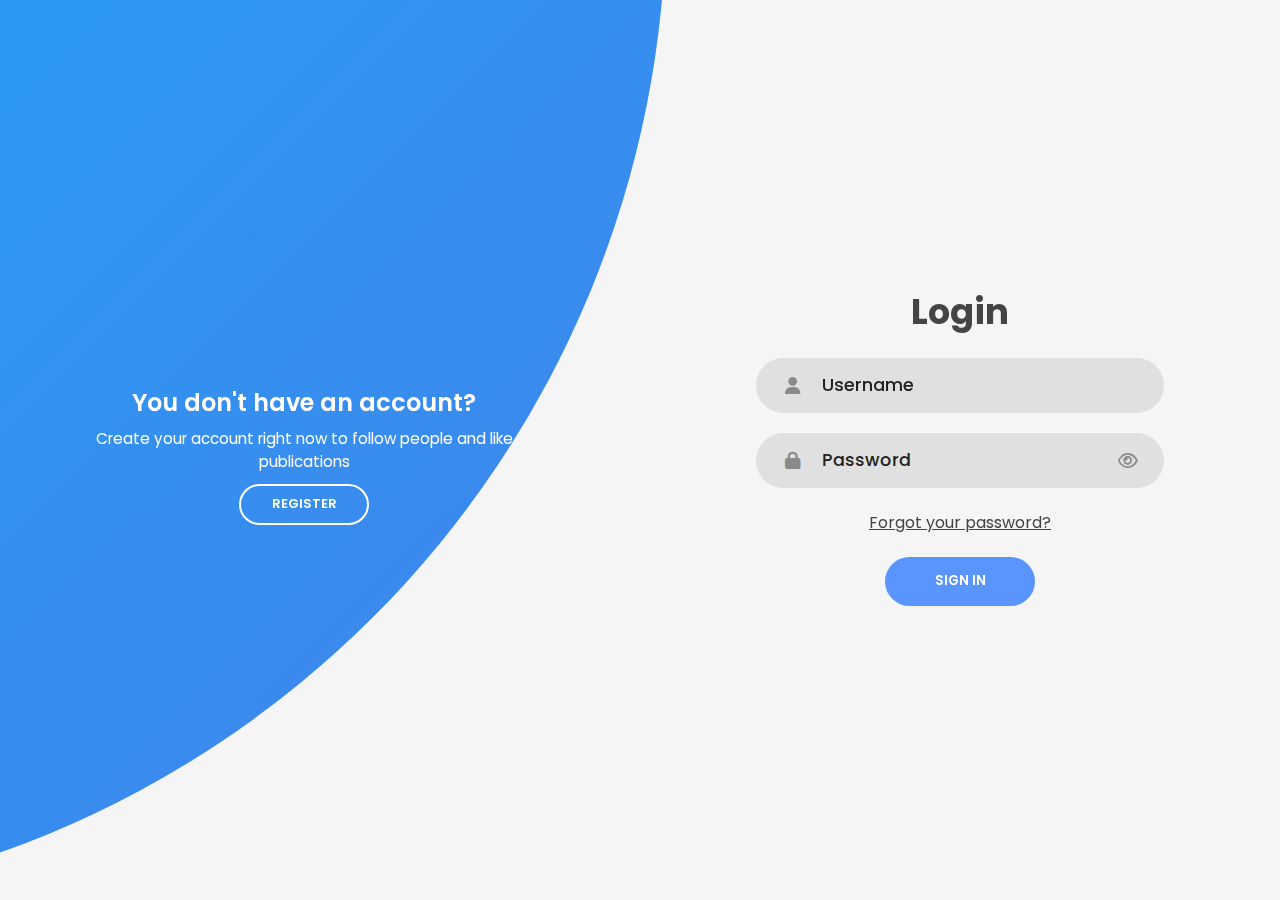
<file: signup/index.html>
<!DOCTYPE html>
<html lang="en">
  <head>
    <meta charset="UTF-8" />
    <meta name="viewport" content="width=device-width, initial-scale=1.0" />
    <title>Login or Register</title>
    <!-- CUSTOM CSS -->
    <link rel="stylesheet" href="style.css" />
    <!-- FONT AWESOME -->
    <link
      rel="stylesheet"
      href="https://cdnjs.cloudflare.com/ajax/libs/font-awesome/6.0.0-beta3/css/all.min.css"
    />
    <!-- GOOGLE FONTS -->
    <link rel="preconnect" href="https://fonts.googleapis.com" />
    <link rel="preconnect" href="https://fonts.gstatic.com" crossorigin />
    <link
      href="https://fonts.googleapis.com/css2?family=Poppins:wght@200;300;400;500;600;700;800&display=swap"
      rel="stylesheet"
    />
  </head>
  <meta http-equiv="X-UA-Compatible" content="IE=edge" />
  <!-- <title>Document</title> -->
  <body>
    <div class="container">
      <div class="forms-container">
        <div class="signin-signup">
          <form action="" class="sign-in-form">
            <h2 class="title">Login</h2>
            <div class="input-field">
              <i class="fas fa-user"></i>
              <input
                type="text"
                name="username"
                autocomplete="username"
                placeholder="Username"
                required="yes"
                id="user-name"
              />
            </div>
            <div class="input-field">
              <i class="fas fa-lock"></i>
              <input
                type="password"
                name="passkey"
                autocomplete="current-password"
                placeholder="Password"
                id="id_password"
                required="yes"
              />
              <i
                class="far fa-eye"
                id="togglePassword"
                style="cursor: pointer"
              ></i>
            </div>
            <a class="pass" href="#">Forgot your password?</a>

            <input type="submit" value="Sign in" class="btn solid" />

            <!-- <button type="submit" value="Sign in" class="btn solid">
              <a href="./pop.html">Submit</a>
            </button> -->
            <!-- <input type="submit" value="Sign in" class="btn solid"
              /> -->
          </form>
          <form action="" class="sign-up-form">
            <h2 class="title">Register</h2>
            <div class="input-field">
              <i class="fas fa-user"></i>
              <input
                type="text"
                name="userName"
                autocomplete="username"
                placeholder="Username"
                required="yes"
                id="user-name-s"
              />
            </div>
            <div class="input-field">
              <i class="fas fa-envelope"></i>
              <input
                type="email"
                name="mail"
                autocomplete="email"
                placeholder="Email"
                required="yes"
              />
            </div>
            <div class="input-field">
              <i class="fas fa-lock"></i>
              <input
                type="password"
                name="passkey"
                autocomplete="current-password"
                placeholder="Password"
                id="id_reg"
                required="yes"
              />
              <i class="far fa-eye" id="toggleReg" style="cursor: pointer"></i>
            </div>
            <a
              href="https://delinea.com/resources/password-generator-it-tool"
              class="pass"
              target="_blank"
              >Generate a strong password</a
            >
            <input type="submit" value="Create account" class="btn solid" />
          </form>
        </div>
      </div>
      <div class="panels-container">
        <div class="panel left-panel">
          <div class="content">
            <h3>You don't have an account?</h3>
            <p>
              Create your account right now to follow people and like
              publications
            </p>
            <button class="btn transparent" id="sign-up-btn">Register</button>
          </div>
        </div>

        <div class="panel right-panel">
          <div class="content">
            <h3>Already have an account?</h3>
            <p>Login to see your notifications and post your favorite photos</p>
            <button class="btn transparent" id="sign-in-btn">Sign in</button>
          </div>
        </div>
      </div>
    </div>

    <script src="script.js"></script>
  </body>
</html>
</file>
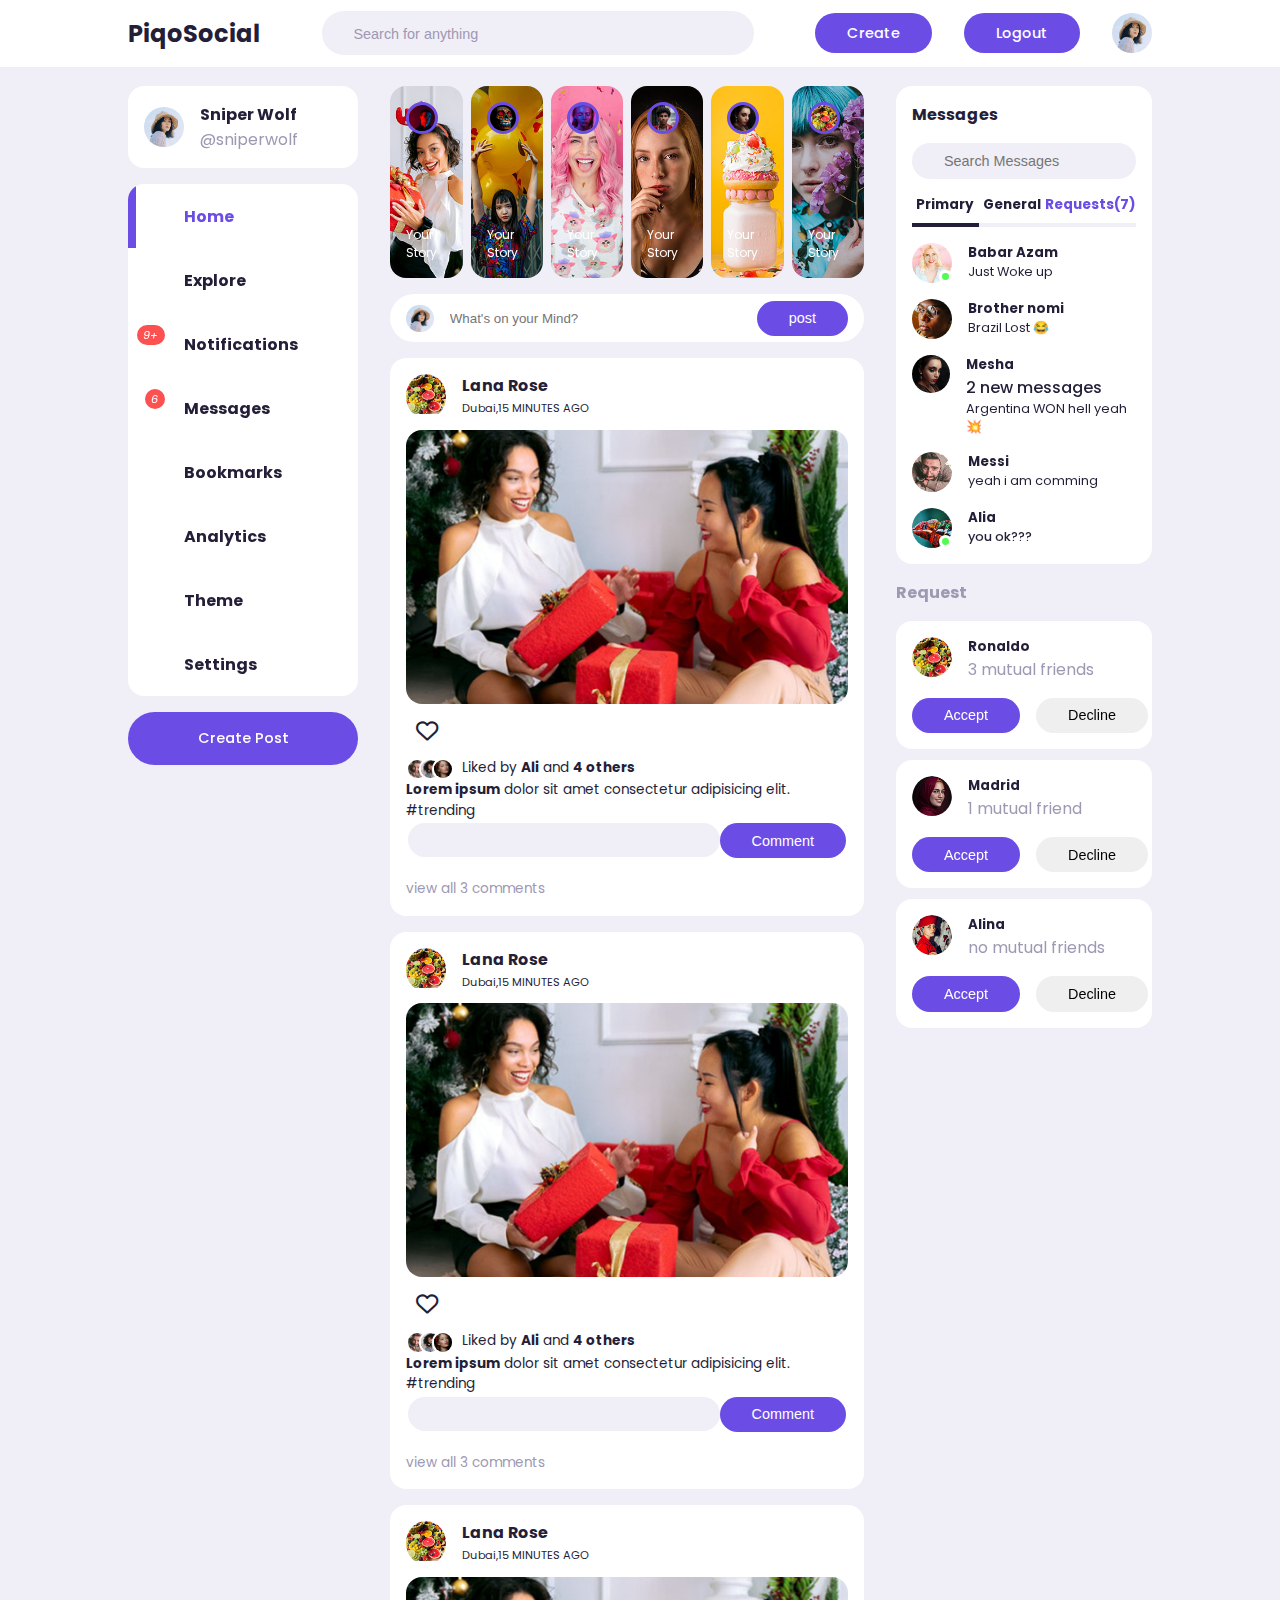
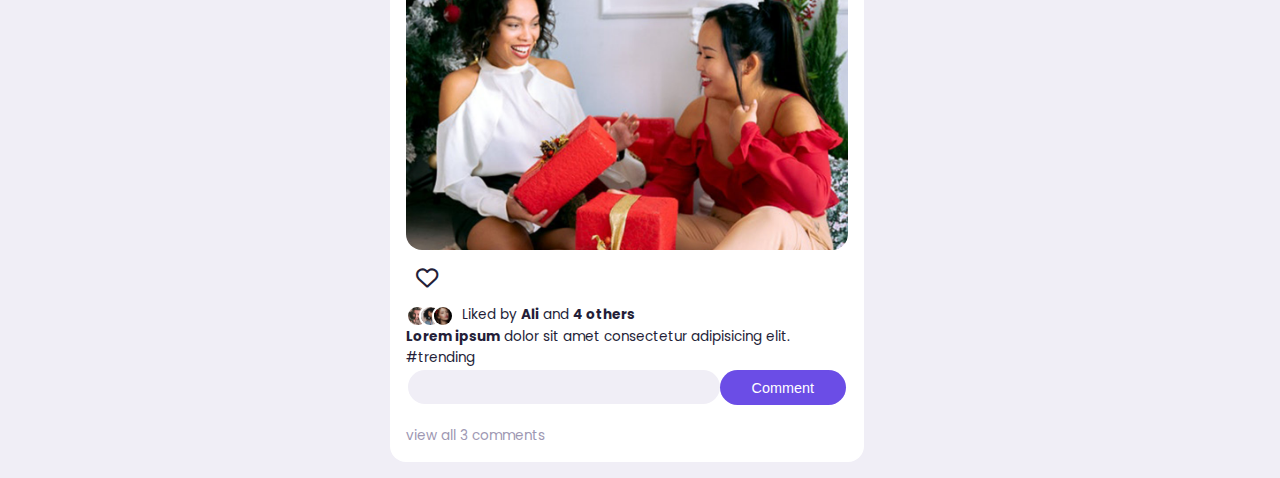
<file: index_main.html>
<!DOCTYPE html>
<html lang="en">
  <head>
    <meta charset="UTF-8" />
    <meta http-equiv="X-UA-Compatible" content="IE=edge" />
    <meta name="viewport" content="width=device-width, initial-scale=1.0" />
    <link
      rel="shortcut icon"
      href="./images/icons8-steam-circled-96.png"
      type="image/.png"
    />

    <title>PiqoSocial</title>
    <!-- CDN FOR ICONS -->
    <link
      rel="stylesheet"
      href="http://code.ionicframework.com/ionicons/2.0.1/css/ionicons.min.css"
    />
    <link
      rel="stylesheet"
      href="https://cdnjs.cloudflare.com/ajax/libs/font-awesome/6.2.1/css/all.min.css"
    />
    <link
      rel="stylesheet"
      href="https://unicons.iconscout.com/release/v2.1.6/css/unicons.css"
    />
    <!-- STYLESHEET LINK -->
    <link rel="stylesheet" href="./styles.css" />
  </head>
  <body>
    <nav>
      <div class="container">
        <h2 class="logo">PiqoSocial</h2>
        <div class="search-bar">
          <i class="uil uil-search search-api"></i>
          <input
            type="search"
            placeholder="Search for anything"
            id="feed-search"
          />
        </div>
        <div class="create">
          <label class="btn btn-primary" for="create-post">Create</label>
          <label class="btn btn-primary" id="Logout">Logout</label>

          <div class="profile-picture">
            <img src="./images/profile-1.jpg" alt="Profile Picture" />
          </div>
        </div>
      </div>
    </nav>
    <!-- /* ---------------------Main-Body-------------------------- */ -->
    <main>
      <div class="container">
        <!-- /* ========================Subsection-Left============================ */ -->

        <div class="left">
          <a class="profile">
            <div class="profile-picture">
              <img src="./images/profile-1.jpg" alt="Profile Picture" />
            </div>
            <div class="handle">
              <h4>Sniper Wolf</h4>
              <p class="text-muted">@sniperwolf</p>
            </div>
          </a>
          <!-- ----------Side-Bar----------------- -->
          <div class="sidebar">
            <a class="menu-item active">
              <span><i class="uil uil-home"></i></span>
              <h3>Home</h3>
            </a>
            <a class="menu-item"
              ><span><i class="uil uil-compass"></i></span>
              <h3>Explore</h3>
            </a>
            <a class="menu-item" id="notifications"
              ><span
                ><i class="uil uil-bell"
                  ><small class="notifications-count">9+</small></i
                ></span
              >
              <h3>Notifications</h3>
              <!-- ---------Notification POPUP--------------- -->
              <div class="notifications-popup">
                <div>
                  <div class="profile-picture">
                    <img src="./images/profile-2.jpg" alt="Profile Picture" />
                  </div>
                  <div class="notofication-body">
                    <b>Ali</b> accepted your friend request.
                    <small class="text-muted">2 DAYS AGO </small>
                  </div>
                </div>
                <div>
                  <div class="profile-picture">
                    <img src="./images/profile-3.jpg" alt="Profile Picture" />
                  </div>
                  <div class="notofication-body">
                    <b>Baber</b> Commented on your post.
                    <small class="text-muted">3 SECONDS AGO </small>
                  </div>
                </div>
                <div>
                  <div class="profile-picture">
                    <img src="./images/profile-4.jpg" alt="Profile Picture" />
                  </div>
                  <div class="notofication-body">
                    <b>Jane Foster</b> and <b>3 others</b> liked your post.
                    <small class="text-muted">3 MINUTES AGO </small>
                  </div>
                </div>
                <div>
                  <div class="profile-picture">
                    <img src="./images/profile-5.jpg" alt="Profile Picture" />
                  </div>
                  <div class="notofication-body">
                    <b>Emilia clark</b> Commented on a post you are tagged in.
                    <small class="text-muted">3 HOUR AGO </small>
                  </div>
                </div>
                <div>
                  <div class="profile-picture">
                    <img src="./images/profile-6.jpg" alt="Profile Picture" />
                  </div>
                  <div class="notofication-body">
                    <b>Ivanka Trump</b> Commented on a post you are tagged in.
                    <small class="text-muted">3 HOUR AGO </small>
                  </div>
                </div>
                <div>
                  <div class="profile-picture">
                    <img src="./images/profile-7.jpg" alt="Profile Picture" />
                  </div>
                  <div class="notofication-body">
                    <b>Baber</b> Commented on your post.
                    <small class="text-muted">3 SECONDS AGO </small>
                  </div>
                </div>
              </div>
            </a>
            <a class="menu-item" id="messages-notifications"
              ><span
                ><i class="uil uil-envelope-alt"
                  ><small class="notifications-count">6</small></i
                ></span
              >
              <h3>Messages</h3></a
            >
            <a class="menu-item">
              <span><i class="uil uil-bookmark"></i></span>
              <h3>Bookmarks</h3>
            </a>
            <a class="menu-item">
              <span><i class="uil uil-chart-line"></i></span>
              <h3>Analytics</h3>
            </a>
            <a class="menu-item" id="theme"
              ><span><i class="uil uil-palette"></i></span>
              <h3>Theme</h3>
            </a>
            <a class="menu-item"
              ><span><i class="uil uil-setting"></i></span>
              <h3>Settings</h3>
            </a>
          </div>
          <!-- End of SideBar -->
          <label for="create-post" class="btn btn-primary">Create Post</label>
        </div>
        <!-- END OF LEFT SIDE/* ========================Subsection-Middle============================ */ -->

        <div class="middle">
          <!-- Stories -->
          <div class="stories">
            <div class="story">
              <div class="profile-picture">
                <img src="./images/profile-8.jpg" alt="Profile Picture" />
              </div>
              <p class="name">Your Story</p>
            </div>
            <div class="story">
              <div class="profile-picture">
                <img src="./images/profile-9.jpg" alt="Profile Picture" />
              </div>
              <p class="name">Your Story</p>
            </div>
            <div class="story">
              <div class="profile-picture">
                <img src="./images/profile-10.jpg" alt="Profile Picture" />
              </div>
              <p class="name">Your Story</p>
            </div>
            <div class="story">
              <div class="profile-picture">
                <img src="./images/profile-11.jpg" alt="Profile Picture" />
              </div>
              <p class="name">Your Story</p>
            </div>
            <div class="story">
              <div class="profile-picture">
                <img src="./images/profile-12.jpg" alt="Profile Picture" />
              </div>
              <p class="name">Your Story</p>
            </div>
            <div class="story">
              <div class="profile-picture">
                <img src="./images/profile-13.jpg" alt="Profile Picture" />
              </div>
              <p class="name">Your Story</p>
            </div>
          </div>
          <!-- ------------------END OF STORY---------------- -->
          <form class="create-post">
            <div class="profile-picture">
              <img src="./images/profile-1.jpg" alt="Profile Picture" />
            </div>
            <input
              type="text"
              placeholder="What's on your Mind?"
              id="create-post"
            />
            <input
              type="submit"
              value="post"
              class="btn btn-primary post-create"
            />
          </form>
          <!-- -------------------------------Feeds------------------------ -->

          <div class="feeds">
            <!-- -------------------------------1st Feed------------------- -->

            <div class="feed">
              <div class="head">
                <div class="user">
                  <div class="profile-picture">
                    <img src="./images/profile-13.jpg" alt="Profile Picture" />
                  </div>
                  <div class="ingo">
                    <h3>Lana Rose</h3>
                    <small>Dubai,15 MINUTES AGO</small>
                  </div>
                </div>
                <span class="edit">
                  <i class="uil uil-ellipsis-h"></i>
                  <!-- <i class="uil uil-delete"></i> -->
                </span>
              </div>
              <div class="photo">
                <img src="./images/feed-1.jpg" alt="image" />
              </div>
              <div class="action-buttons">
                <div class="intraction-buttons">
                  <span class="like-btn">
                    <i class="fa-regular fa-heart active"></i
                    ><i class="fa-solid fa-heart"></i>
                  </span>
                  <span class="Comment-btn">
                    <i class="uil uil-comment-dots"></i>
                  </span>
                  <span>
                    <i class="uil uil-share-alt"></i>
                  </span>
                </div>
                <div class="bookmark">
                  <span>
                    <i class="uil uil-bookmark-full"></i>
                  </span>
                </div>
              </div>
              <div class="liked-by">
                <span><img src="./images/profile-15.jpg" alt="" /></span>
                <span><img src="./images/profile-3.jpg" alt="" /></span>
                <span><img src="./images/profile-6.jpg" alt="" /></span>
                <p>Liked by <b>Ali</b> and <b>4 others</b></p>
              </div>
              <div class="caption">
                <p>
                  <b> Lorem ipsum</b> dolor sit amet consectetur adipisicing
                  elit.
                  <span class="hash-tag">#trending</span>
                </p>
              </div>
              <table>
                <tr>
                  <td>
                    <form
                      onsubmit="event.preventDefault();onFormSubmit();"
                      autocomplete="off"
                    >
                      <div class="Comment-area">
                        <input type="text" name="fullName" class="fullName" />
                        <label
                          class="validation-error hide fullNameValidationError"
                        ></label>
                        <div class="form-action-buttons">
                          <input
                            type="submit"
                            value="Comment"
                            class="btn btn-primary"
                          />
                        </div>
                      </div>
                    </form>
                  </td>
                  <td>
                    <table class="list employeeList">
                      <thead>
                        <tr>
                          <th></th>

                          <th></th>
                        </tr>
                      </thead>
                      <tbody></tbody>
                    </table>
                  </td>
                </tr>
              </table>
              <div class="comments text-muted comment-count-text">
                view all 3 comments
              </div>
              <!-- ---------------------------1st Feed end------------------- -->
            </div>
            <!-- -------------------------------2nd Feed------------------- -->

            <div class="feed">
              <div class="head">
                <div class="user">
                  <div class="profile-picture">
                    <img src="./images/profile-13.jpg" alt="Profile Picture" />
                  </div>
                  <div class="ingo">
                    <h3>Lana Rose</h3>
                    <small>Dubai,15 MINUTES AGO</small>
                  </div>
                </div>
                <span class="edit">
                  <i class="uil uil-ellipsis-h"></i>
                </span>
              </div>
              <div class="photo">
                <img src="./images/feed-1.jpg" alt="image" />
              </div>
              <div class="action-buttons">
                <div class="intraction-buttons">
                  <span class="like-btn">
                    <i class="fa-regular fa-heart active"></i
                    ><i class="fa-solid fa-heart"></i>
                  </span>
                  <span class="Comment-btn">
                    <i class="uil uil-comment-dots"></i>
                  </span>
                  <span>
                    <i class="uil uil-share-alt"></i>
                  </span>
                </div>
                <div class="bookmark">
                  <span>
                    <i class="uil uil-bookmark-full"></i>
                  </span>
                </div>
              </div>
              <div class="liked-by">
                <span><img src="./images/profile-15.jpg" alt="" /></span>
                <span><img src="./images/profile-3.jpg" alt="" /></span>
                <span><img src="./images/profile-6.jpg" alt="" /></span>
                <p>Liked by <b>Ali</b> and <b>4 others</b></p>
              </div>
              <div class="caption">
                <p>
                  <b> Lorem ipsum</b> dolor sit amet consectetur adipisicing
                  elit.
                  <span class="hash-tag">#trending</span>
                </p>
              </div>
              <table>
                <tr>
                  <td>
                    <form
                      onsubmit="event.preventDefault();onFormSubmit();"
                      autocomplete="off"
                    >
                      <div class="Comment-area">
                        <input type="text" name="fullName" class="fullName" />
                        <label
                          class="validation-error hide fullNameValidationError"
                        ></label>
                        <div class="form-action-buttons">
                          <input
                            type="submit"
                            value="Comment"
                            class="btn btn-primary"
                          />
                        </div>
                      </div>
                    </form>
                  </td>
                  <td>
                    <table class="list employeeList">
                      <thead>
                        <tr>
                          <th></th>

                          <th></th>
                        </tr>
                      </thead>
                      <tbody></tbody>
                    </table>
                  </td>
                </tr>
              </table>
              <div class="comments text-muted comment-count-text">
                view all 3 comments
              </div>
              <!-- <div class="comments text-muted">view all 3 comments</div> -->
            </div>
            <!-- --------------------------2nd Feed End------------------- -->

            <!-- -------------------------------3rd Feed------------------- -->

            <div class="feed">
              <div class="head">
                <div class="user">
                  <div class="profile-picture">
                    <img src="./images/profile-13.jpg" alt="Profile Picture" />
                  </div>
                  <div class="ingo">
                    <h3>Lana Rose</h3>
                    <small>Dubai,15 MINUTES AGO</small>
                  </div>
                </div>
                <span class="edit">
                  <i class="uil uil-ellipsis-h"></i>
                </span>
              </div>
              <div class="photo">
                <img src="./images/feed-1.jpg" alt="image" />
              </div>
              <div class="action-buttons">
                <div class="intraction-buttons">
                  <span class="like-btn">
                    <i class="fa-regular fa-heart active"></i
                    ><i class="fa-solid fa-heart"></i>
                  </span>
                  <span class="Comment-btn">
                    <i class="uil uil-comment-dots"></i>
                  </span>
                  <span>
                    <i class="uil uil-share-alt"></i>
                  </span>
                </div>
                <div class="bookmark">
                  <span>
                    <i class="uil uil-bookmark-full"></i>
                  </span>
                </div>
              </div>
              <div class="liked-by">
                <span><img src="./images/profile-15.jpg" alt="" /></span>
                <span><img src="./images/profile-3.jpg" alt="" /></span>
                <span><img src="./images/profile-6.jpg" alt="" /></span>
                <p>Liked by <b>Ali</b> and <b>4 others</b></p>
              </div>
              <div class="caption">
                <p>
                  <b> Lorem ipsum</b> dolor sit amet consectetur adipisicing
                  elit.
                  <span class="hash-tag">#trending</span>
                </p>
              </div>
              <table>
                <tr>
                  <td>
                    <form
                      onsubmit="event.preventDefault();onFormSubmit();"
                      autocomplete="off"
                    >
                      <div class="Comment-area">
                        <input type="text" name="fullName" class="fullName" />
                        <label
                          class="validation-error hide fullNameValidationError"
                        ></label>
                        <div class="form-action-buttons">
                          <input
                            type="submit"
                            value="Comment"
                            class="btn btn-primary"
                          />
                        </div>
                      </div>
                    </form>
                  </td>
                  <td>
                    <table class="list employeeList">
                      <thead>
                        <tr>
                          <th></th>

                          <th></th>
                        </tr>
                      </thead>
                      <tbody></tbody>
                    </table>
                  </td>
                </tr>
              </table>
              <div class="comments text-muted comment-count-text">
                view all 3 comments
              </div>
            </div>
            <!-- --------------------------3rd Feed End------------------- -->
          </div>
          <!-- --------------------------Feeds End------------------- -->
        </div>
        <!-- /* =================Subsection-Middle End=================== */ -->

        <!-- /* ========================Subsection-Right============================ */ -->

        <div class="right">
          <div class="messages">
            <div class="headings">
              <h4>Messages</h4>
              <i class="uil uil-edit"></i>
            </div>
            <!-- --------------------------Search Bar------------------- -->
            <div class="search-bar">
              <i class="uil uil-search"></i>
              <input
                type="search"
                placeholder="Search Messages"
                id="message-search"
              />
            </div>
            <!-- --------------------------Message Catagory------------------- -->
            <div class="category">
              <h6 class="active">Primary</h6>
              <h6>General</h6>
              <h6 class="message-requests">Requests(7)</h6>
            </div>
            <!-- --------------------------Message------------------- -->
            <div class="message">
              <div class="profile-picture">
                <img src="./images/profile-17.jpg" />
                <div class="active"></div>
              </div>
              <div class="message-body">
                <h5>Babar Azam</h5>
                <p class="text-Muted">Just Woke up</p>
              </div>
            </div>
            <!-- --------------------------Message------------------- -->
            <div class="message">
              <div class="profile-picture">
                <img src="./images/profile-18.jpg" />
              </div>
              <div class="message-body">
                <h5>Brother nomi</h5>
                <p class="text-Muted">Brazil Lost 😂</p>
              </div>
            </div>
            <!-- --------------------------Message------------------- -->
            <div class="message">
              <div class="profile-picture">
                <img src="./images/profile-12.jpg" />
              </div>
              <div class="message-body">
                <h5>Mesha</h5>
                <div class="text-bold">2 new messages</div>

                <p class="text-Muted">Argentina WON hell yeah💥</p>
              </div>
            </div>
            <!-- --------------------------Message------------------- -->
            <div class="message">
              <div class="profile-picture">
                <img src="./images/profile-15.jpg" />
              </div>
              <div class="message-body">
                <h5>Messi</h5>
                <p class="text-Muted">yeah i am comming</p>
              </div>
            </div>
            <!-- --------------------------Message------------------- -->
            <div class="message">
              <div class="profile-picture">
                <img src="./images/profile-19.jpg" />
                <div class="active"></div>
              </div>
              <div class="message-body">
                <h5>Alia</h5>
                <p class="text-bold">you ok???</p>
              </div>
            </div>
          </div>
          <!-- ------------------END OF Message------------------- -->

          <!-- --------------------------Friend Requests------------------- -->
          <div class="friend-requests">
            <h4>Request</h4>
            <!-- --------------------------Request 1------------------- -->

            <div class="request">
              <div class="info">
                <div class="profile-picture">
                  <img src="./images/profile-13.jpg" />
                </div>
                <div>
                  <h5>Ronaldo</h5>
                  <p class="text-muted">3 mutual friends</p>
                </div>
              </div>
              <div class="action">
                <button class="btn btn-primary">Accept</button>
                <button class="btn">Decline</button>
              </div>
            </div>
            <!-- --------------------------Request 2------------------- -->

            <div class="request">
              <div class="info">
                <div class="profile-picture">
                  <img src="./images/profile-20.jpg" />
                </div>
                <div>
                  <h5>Madrid</h5>
                  <p class="text-muted">1 mutual friend</p>
                </div>
              </div>
              <div class="action">
                <button class="btn btn-primary">Accept</button>
                <button class="btn">Decline</button>
              </div>
            </div>
            <!-- --------------------------Request 3------------------- -->

            <div class="request">
              <div class="info">
                <div class="profile-picture">
                  <img src="./images/profile-16.jpg" />
                </div>
                <div>
                  <h5>Alina</h5>
                  <p class="text-muted">no mutual friends</p>
                </div>
              </div>
              <div class="action">
                <button class="btn btn-primary">Accept</button>
                <button class="btn">Decline</button>
              </div>
            </div>
          </div>
        </div>
        <!-- /* ==================Subsection-Right-END=================== */ -->
      </div>
    </main>
    <!-- /* ==================Theme Customization=================== */ -->
    <div class="customize-theme">
      <div class="card">
        <h2>Customize your view</h2>
        <p>Manage your Font size, color,and background.</p>
        <!-- Font SIZES -->
        <div class="font-size">
          <h4>Font Size</h4>
          <div>
            <h6>Aa</h6>
            <div class="choose-size">
              <span class="font-size-1"></span
              ><span class="font-size-2 active"></span
              ><span class="font-size-3"></span><span class="font-size-4"></span
              ><span class="font-size-5"></span>
            </div>
            <h3>Aa</h3>
          </div>
        </div>

        <!-- Primary COLORS -->
        <div class="color">
          <h4>Color</h4>
          <div class="choose-color">
            <span class="color-1 active"></span><span class="color-2"></span
            ><span class="color-3"></span><span class="color-4"></span
            ><span class="color-5"></span>
          </div>
        </div>

        <!-- BACKGROUND COLOR -->
        <div class="background">
          <h4>Background</h4>
          <div class="choose-bg">
            <div class="bg-1 active">
              <span></span>
              <h5 for="bg-1">Light</h5>
            </div>
            <div class="bg-2">
              <span></span>
              <h5 for="bg-2">Dim</h5>
            </div>
            <div class="bg-3">
              <span></span>
              <h5 for="bg-3">Lights Out</h5>
            </div>
          </div>
        </div>
      </div>
    </div>

    <!-- <h1>sdfghj</h1> -->

    <script src="./script.js"></script>
  </body>
</html>
</file>
<file: signup/style.css>
:root {
  --bg-color: #f5f5f5;
  --bg-round-a: #4481eb;
  --bg-round-b: #04befe;
  --panel-color: #fff;
  --title: #444;
  --bg-input: #e0e0e0;
  --input-icon: #8a8a8a;
  --input: #333;
  --input-hover: #222;
  --btn-color: #5995fd;
  --btn-text: #fff;
  --btn-hover: #4d84e2;
  --social-text: #444;
  --social-icon: #4481eb;
  --icon-color: #333;
  --check-text: #333;
  --check-hover: #333;
  --check-link: #4d84e2;
  --pass-color: #444;
  --key-color: #777;
  --pass-hover-color: #4d84e2;
  --keyboard-color: #e0e0e0;
  --key-letter: #333;
}

* {
  padding: 0;
  margin: 0;
  box-sizing: border-box;
  font-family: "Poppins", sans-serif;
}

.container {
  position: relative;
  width: 100%;
  min-height: 100vh;
  background-color: var(--bg-color);
  overflow: hidden;
}

.container:before {
  content: "";
  position: absolute;
  width: 2000px;
  height: 2000px;
  border-radius: 50%;
  background: linear-gradient(-45deg, var(--bg-round-a), var(--bg-round-b));
  top: -10%;
  right: 48%;
  transform: translateY(-50%);
  z-index: 6;
  transition: 1.8s ease-in-out;
}

.forms-container {
  position: absolute;
  width: 100%;
  height: 100%;
  top: 0;
  left: 0;
}

.signin-signup {
  position: absolute;
  top: 50%;
  left: 75%;
  transform: translate(-50%, -50%);
  width: 50%;
  display: grid;
  grid-template-columns: 1fr;
  z-index: 5;
  transition: 1s 0.7s ease-in-out;
}

form {
  display: flex;
  align-items: center;
  justify-content: center;
  flex-direction: column;
  padding: 0 5rem;
  overflow: hidden;
  grid-column: 1 / 2;
  grid-row: 1 / 2;
  transition: 0.2s 0.7s ease-in-out;
}

form.sign-in-form {
  z-index: 2;
}

form.sign-up-form {
  z-index: 1;
  opacity: 0;
}

/* MODAL */

.title {
  font-size: 2.2rem;
  color: var(--title);
  margin-bottom: 10px;
}

.input-field {
  width: 85%;
  height: 55px;
  background-color: var(--bg-input);
  margin: 10px 0;
  border-radius: 55px;
  display: grid;
  grid-template-columns: 15% 70% 15%;
  padding: 0 0.4rem;
}

.input-field i {
  text-align: center;
  line-height: 55px;
  color: var(--input-icon);
  font-size: 1.1rem;
}

.pass {
  margin: 12px 0;
  color: var(--pass-color);
}

.pass:hover {
  color: var(--pass-hover-color);
}

#togglePassword {
  text-align: center;
  color: var(--input-icon);
}

#toggleReg {
  text-align: center;
  color: var(--input-icon);
}

.input-field input {
  background: none;
  outline: none;
  border: none;
  line-height: 1;
  font-weight: 600;
  font-size: 1.1rem;
  color: var(--input);
}

.input-field input::placeholder {
  color: var(--input-hover);
  font-weight: 500;
}

.btn a {
  text-decoration: none;
}
.btn,
.btn a {
  width: 150px;
  height: 49px;
  border: none;
  outline: none;
  border-radius: 49px;
  cursor: pointer;
  background-color: var(--btn-color);
  color: var(--btn-text);
  text-transform: uppercase;
  font-weight: 600;
  margin: 10px 0;
  transition: 0.5s;
}

.btn:hover,
.btn a:hover {
  background-color: var(--btn-hover);
}

.panels-container {
  position: absolute;
  width: 100%;
  height: 100%;
  top: 0;
  left: 0;
  display: grid;
  grid-template-columns: repeat(2, 1fr);
}

.panel {
  display: flex;
  flex-direction: column;
  align-items: flex-end;
  justify-content: space-around;
  text-align: center;
  z-index: 7;
}

.left-panel {
  pointer-events: all;
  padding: 3rem 17% 2rem 12%;
}

.right-panel {
  pointer-events: none;
  padding: 3rem 12% 2rem 17%;
}

.panel .content {
  color: var(--panel-color);
  transition: 0.9s 0.6s ease-in-out;
}

.panel h3 {
  font-weight: 600;
  line-height: 1;
  font-size: 1.5rem;
}

.panel p {
  font-size: 0.95rem;
  padding: 0.7rem 0;
}

.btn.transparent {
  margin: 0;
  background: none;
  border: 2px solid #fff;
  width: 130px;
  height: 41px;
  font-weight: 600;
  font-size: 0.8rem;
}

.right-panel .content,
.right-panel .image {
  transform: translateX(800px);
}

/* ANIMATION */

.container.sign-up-mode:before {
  transform: translate(100%, -50%);
  right: 52%;
}

.container.sign-up-mode .left-panel .image,
.container.sign-up-mode .left-panel .content {
  transform: translateX(-800px);
}

.container.sign-up-mode .right-panel .content,
.container.sign-up-mode .right-panel .image {
  transform: translateX(0px);
}

.container.sign-up-mode .left-panel {
  pointer-events: none;
}

.container.sign-up-mode .right-panel {
  pointer-events: all;
}

.container.sign-up-mode .signin-signup {
  left: 25%;
}

.container.sign-up-mode form.sign-in-form {
  z-index: 1;
  opacity: 0;
}

.container.sign-up-mode form.sign-up-form {
  z-index: 2;
  opacity: 1;
}
/* MEDIA SCREEN */

@media (max-width: 870px) {
  .container {
    min-height: 800px;
    height: 100vh;
  }

  .container::before {
    width: 1500px;
    height: 1500px;
    left: 30%;
    bottom: 68%;
    transform: translateX(-50%);
    right: initial;
    top: initial;
    transition: 2s ease-in-out;
  }

  .signin-signup {
    width: 100%;
    left: 50%;
    top: 95%;
    transform: translate(-50%, -100%);
    transition: 1s 0.8s ease-in-out;
  }

  .panels-container {
    grid-template-columns: 1fr;
    grid-template-rows: 1fr 2fr 1fr;
  }

  .panel {
    flex-direction: row;
    justify-content: space-around;
    align-items: center;
    padding: 2.5rem 8%;
  }

  .panel .content {
    padding-right: 15%;
    transition: 0.9s 0.8s ease-in-out;
  }

  .panel h3 {
    font-size: 1.2rem;
  }

  .panel p {
    font-size: 0.7rem;
    padding: 0.5rem 0;
  }

  .btn.transparent {
    width: 110px;
    height: 35px;
    font-size: 0.7rem;
  }

  .left-panel {
    grid-row: 1 / 2;
  }

  .right-panel {
    grid-row: 3 / 4;
  }

  .right-panel .content,
  .right-panel .image {
    transform: translateY(300px);
  }

  .container.sign-up-mode:before {
    transform: translate(-50%, 100%);
    bottom: 32%;
    right: initial;
  }

  .container.sign-up-mode .left-panel .image,
  .container.sign-up-mode .left-panel .content {
    transform: translateY(-300px);
  }

  .container.sign-up-mode .signin-signup {
    top: 5%;
    transform: translate(-50%, 0);
    left: 50%;
  }
}

@media (max-width: 570px) {
  form {
    padding: 0 1.5rem;
  }
  .panel .content {
    padding: 0.5rem 1rem;
  }

  .panel p {
    opacity: 0;
  }

  .container:before {
    bottom: 75%;
    left: 50%;
  }

  .container.sign-up-mode:before {
    bottom: 24%;
    left: 50%;
  }
}
</file>
<file: styles.css>
@import url("https://fonts.googleapis.com/css2?family=Poppins:wght@300;400;500;600&display=swap");

*,
*::before,
*::after {
  padding: 0;
  margin: 0;
  box-sizing: border-box;
  outline: 0;
  text-decoration: none;
  list-style: none;
  border: none;
}
/* variable initializing for later use */
:root {
  --color-primary-hue: 252;
  --dark-color-lightness: 17%;
  --light-color-lightness: 95%;
  --white-color-lightness: 100%;
  --color-white: hsl(252, 30%, var(--white-color-lightness));
  --color-light: hsl(252, 30%, var(--light-color-lightness));
  --color-gray: hsl(252, 15%, 65%);
  --color-primary: hsl(var(--color-primary-hue), 75%, 60%);
  --color-secondary: hsl(252, 100%, 90%);
  --color-success: hsl(120, 95%, 65%);
  --color-danger: hsl(0, 95%, 65%);
  --color-dark: hsl(252, 30%, var(--dark-color-lightness));
  --color-black: hsl(252, 30%, 10%);

  --border-radius: 2rem;
  --card-border-radius: 1rem;
  --btn-padding: 0.6rem 2rem;
  --search-padding: 0.6rem 1rem;
  --card-padding: 1rem;

  --sticky-top-left: 5.4rem;
  --sticky-top-right: -18rem;
}
/* General Styling */
body {
  font-family: "Poppins", sans-serif, Helvetica;
  color: var(--color-dark);
  background-color: var(--color-light);
  overflow-x: hidden;
}
.container {
  width: 80%;
  margin: 0 auto;
}
.profile-picture {
  width: 2.5rem;
  aspect-ratio: 1/1;
  border-radius: 50%;
  overflow: hidden;
}
img {
  width: 100%;
  display: block;
}

.btn {
  display: inline-block;
  padding: var(--btn-padding);
  font-weight: 500;
  border-radius: var(--border-radius);
  cursor: pointer;
  transition: all 300ms ease;
  font-size: 0.9rem;
}
.btn:hover {
  opacity: 0.8;
}
.btn-primary {
  background-color: var(--color-primary);
  color: white;
}

.text-bold {
  font-weight: 500;
}
.text-muted {
  color: var(--color-gray);
}
/* -------------------NAVBAR STYLING--------------- */
nav {
  width: 100%;
  background: var(--color-white);
  padding: 0.7rem 0;
  position: fixed;
  top: 0;
  z-index: 10;
}
nav .container {
  display: flex;
  justify-content: space-between;
  align-items: center;
}
nav .search-bar {
  background: var(--color-light);
  border-radius: var(--border-radius);
  padding: var(--search-padding);
}
nav .search-bar input[type="search"] {
  background: transparent;
  width: 30vw;
  color: var(--color-dark);
  margin-left: 1rem;
  font-size: 0.9rem;
}
nav .search-bar input[type="search"]::placeholder {
  color: var(--color-gray);
}
nav .create {
  display: flex;
  gap: 2rem;
}
/* ---------------------Main-Body-------------------------- */
main {
  position: relative;
  top: 5.4rem;
}

main .container {
  display: grid;
  grid-template-columns: 18vw auto 20vw;
  column-gap: 2rem;
  position: relative;
}
/* -------------------------Left-Part------------------------------- */
main .container .left {
  height: max-content;
  position: sticky;
  top: var(--sticky-top-left);
}
main .container .left .profile {
  padding: var(--card-padding);
  background: var(--color-white);
  border-radius: var(--card-border-radius);
  display: flex;
  column-gap: 1rem;
  align-items: center;
  width: 100%;
}
/* ---------SIDE-BAR------------ */

.left .sidebar {
  margin-top: 1rem;
  border-radius: var(--card-border-radius);
  background-color: var(--color-white);
}
.left .sidebar .menu-item {
  display: flex;
  align-items: center;
  height: 4rem;
  cursor: pointer;
  position: relative;
  transition: all 300ms ease;
}
.left .sidebar .menu-item:hover {
  background: var(--color-light);
}
.left .sidebar i {
  font-size: 1.4rem;
  color: var(--color-gray);
  position: relative;
  margin-left: 2rem;
}
.left .sidebar i .notifications-count {
  background: var(--color-danger);
  color: white;
  border-radius: 0.8rem;
  font-size: 0.7rem;
  width: -moz-fit-content;
  width: fit-content;
  padding: 0.1rem 0.4rem;
  position: absolute;
  top: -0.2rem;
  right: -0.3rem;
}
.left .sidebar h3 {
  margin-left: 1.5rem;
  font-size: 1rem;
}
.left .sidebar .active h3,
.left .sidebar .active i {
  color: var(--color-primary);
}
.left .sidebar .active::before {
  content: "";
  display: block;
  height: 100%;
  width: 0.5rem;
  position: absolute;
  background: var(--color-primary);
}
.left .sidebar .menu-item:first-child.active {
  border-top-left-radius: var(--card-border-radius);
  overflow: hidden;
}
.left .sidebar .menu-item:last-child.active {
  border-bottom-left-radius: var(--card-border-radius);
  overflow: hidden;
}
.left .btn {
  margin-top: 1rem;
  width: 100%;
  text-align: center;
  padding: 1rem 0;
}
/* -----------------------Notification-Popup-------------------- */
.left .notifications-popup {
  position: absolute;
  top: 0;
  left: 110%;
  width: 30rem;
  background: var(--color-white);
  padding: var(--card-padding);
  border-radius: var(--card-border-radius);
  box-shadow: 0 0 2rem hsl(var(--color-primary), 75%, 60% 25%);
  z-index: 8;
  display: none;
}
.left .notifications-popup::before {
  content: "";
  width: 1.2rem;
  height: 1.2rem;
  display: block;
  background: var(--color-white);
  position: absolute;
  left: -0.6rem;
  transform: rotate(45deg);
}

.left .notifications-popup > div {
  display: flex;
  align-items: start;
  gap: 1rem;
  margin-bottom: 1rem;
}
.left .notifications-popup small {
  display: block;
}

/* -----------------Middle Section---------------- */
.middle .stories {
  display: flex;
  justify-content: space-between;
  height: 12rem;
  gap: 0.5rem;
}
.middle .stories .story {
  padding: var(--card-padding);
  border-radius: var(--card-border-radius);
  display: flex;
  flex-direction: column;
  width: 100%;
  justify-content: space-between;
  align-items: center;
  font-size: 0.75rem;
  position: relative;
  overflow: hidden;
  color: white;
}
.middle .stories .story:nth-child(1) {
  background: url("./images/story-1.jpg") no-repeat center center/cover;
}
.middle .stories .story:nth-child(2) {
  background: url("./images/story-2.jpg") no-repeat center center/cover;
}
.middle .stories .story:nth-child(3) {
  background: url("./images/story-3.jpg") no-repeat center center/cover;
}
.middle .stories .story:nth-child(4) {
  background: url("./images/story-4.jpg") no-repeat center center/cover;
}
.middle .stories .story:nth-child(5) {
  background: url("./images/story-5.jpg") no-repeat center center/cover;
}
.middle .stories .story:nth-child(6) {
  background: url("./images/story-6.jpg") no-repeat center center/cover;
}

.middle .story .profile-picture {
  width: 2rem;
  height: 2rem;
  align-self: flex-start;
  border: 3px solid var(--color-primary);
}

/* Create POST SECTION */
.middle .create-post {
  width: 100%;
  display: flex;
  justify-content: space-between;
  align-items: center;
  margin-top: 1rem;
  background: var(--color-white);
  padding: 0.4rem var(--card-padding);
  border-radius: var(--border-radius);
}
.middle .create-post input[type="text"] {
  justify-self: start;
  width: 100%;
  padding-left: 1rem;
  background: transparent;
  color: var(--color-dark);
  margin-right: 1rem;
}

/* ------------------Feed STYLING---------------- */

.middle .feeds .feed {
  background: var(--color-white);
  border-radius: var(--card-border-radius);
  padding: var(--card-padding);
  margin: 1rem 0;
  font-size: 0.85rem;
  line-height: 1.5;
}
.middle .feed .head {
  display: flex;
  justify-content: space-between;
}
.middle .feed .user {
  display: flex;
  gap: 1rem;
}
.middle .feed .photo {
  border-radius: var(--card-border-radius);
  overflow: hidden;
  margin: 0.7rem 0;
}
.middle .feed .action-buttons {
  display: flex;
  justify-content: space-between;
  align-items: center;
  font-size: 1.4rem;
  margin: 0.6rem;
}
.middle .liked-by {
  display: flex;
}
.middle .liked-by span {
  width: 1.4rem;
  height: 1.4rem;
  display: block;
  border-radius: 50%;
  overflow: hidden;
  border: 2px solid var(--color-white);
  margin-left: -0.6rem;
}
.middle .liked-by span:first-child {
  margin: 0;
}

.middle .liked-by p {
  margin-left: 0.5rem;
}

/* //Like customization */
/* .uil-heart:hover {
} */
.fa-regular:hover {
  animation: like 0.5s 1;
  /* fill: black; */
  border: var(--color-primary);
  cursor: pointer;
}
.fa-solid {
  cursor: pointer;

  display: none;
}
.fa-solid:hover {
  animation: like 0.5s 1;
}

@-webkit-keyframes like {
  0% {
    transform: scale(1);
  }
  90% {
    transform: scale(1.2);
  }
  100% {
    transform: scale(1.1);
  }
}

/* .comment-section {
  display: none;
} */

.middle .feed .search-bar {
  background: var(--color-light);
  border-radius: var(--border-radius);
  padding: var(--search-padding);
  /* display: flex; */
  margin-bottom: 1rem;
}

/* ----------------------------------------------------- */
.fullName {
  background: var(--color-light);
  border-radius: var(--border-radius);
  padding: var(--search-padding);
  display: flex;
  margin-bottom: 1rem;
  align-items: center;
  justify-content: space-between;
  width: 100%;
  /* background: ;

  color: var(--color-dark);
  margin-left: 1rem;
  font-size: 0.9rem; */
}

.feed table {
  width: 100%;
}
table tbody tr {
  display: flex;
  flex-direction: column;
}
.Comment-area {
  display: flex;
  /* align-items: center; */
  /* width: 70%; */
  justify-content: space-between;
}
.Comment-area button {
  /* background: var(--color-primary); */
  background-color: var(--color-primary);
  color: white;
  display: inline-block;
  padding: var(--btn-padding);
  font-weight: 500;
  border-radius: var(--border-radius);
  cursor: pointer;
  transition: all 300ms ease;
  font-size: 0.9rem;
}
.cmt-btn {
  height: 1rem;
  display: inline-flex;
  flex-wrap: wrap;
  align-content: center;
}

/* Comment Box */
.comment-block {
  display: flex;
  align-items: flex-start;
  padding-bottom: 0.5rem;
}
.comment-block .comment-image {
  width: 4rem;
  height: 4rem;
  border-radius: 50%;
  opacity: 0;
  transform: scale(0.1);
  animation: popup 0.5s cubic-bezier(1, 0, 0, 1.5) forwards;
}
.comment-block .comment-dialog {
  background-color: var(--color-primary);
  color: #fff;
  padding: 1rem;
  max-width: 300px;
  position: relative;
  margin-left: 1.5rem;
  opacity: 0;
  transform: scale(0.5);
  animation: popup 0.4s cubic-bezier(0.55, 0, 0, 1.5) 0.4s forwards;
}
.comment-block .comment-dialog::before,
.comment-block .comment-dialog::after {
  content: "";
  position: absolute;
}
.comment-block .comment-dialog::before {
  top: -0.45rem;
  left: 0;
  width: 100%;
  height: 0.5rem;
  background-color: #87decd;
}
.comment-block .comment-dialog::after {
  top: 1rem;
  left: -1rem;
  border: 0.5rem solid transparent;
  border-right-color: #87decd;
  border-top-color: #87decd;
}
.comment-block .username {
  margin: 0 0 0.8rem;
}

@keyframes popup {
  100% {
    transform: scale(1);
    opacity: 1;
  }
}

/* <!-- ========================Subsection-Right-STYLING============================ --> */

main .container .right {
  height: max-content;
  position: sticky;
  top: var(--sticky-top-right);
  bottom: 0;
}
.right .messages {
  background: var(--color-white);
  border-radius: var(--card-border-radius);
  padding: var(--card-padding);
}
.right .messages .headings {
  display: flex;
  align-items: center;
  justify-content: space-between;
  margin-bottom: 1rem;
}

.right .messages .search-bar {
  background: var(--color-light);
  border-radius: var(--border-radius);
  padding: var(--search-padding);
  display: flex;
  margin-bottom: 1rem;
}

.right .messages .search-bar input[type="search"] {
  background: transparent;
  width: 30vw;
  color: var(--color-dark);
  margin-left: 1rem;
  font-size: 0.9rem;
}

.right .messages .category {
  display: flex;
  justify-content: space-between;
  margin-bottom: 1rem;
}

.right .messages .category h6 {
  width: 100%;
  text-align: center;
  border-bottom: 4px solid var(--color-light);
  padding-bottom: 0.5rem;
  font-size: 0.85rem;
}
.right .messages .category .active {
  border-color: var(--color-dark);
}
.right .messages .message-requests {
  color: var(--color-primary);
}
.right .messages .message {
  display: flex;
  gap: 1rem;
  margin-bottom: 1rem;
  align-items: flex-start;
}
.right .messages .message .profile-picture {
  position: relative;
  overflow: visible;
}
.right .profile-picture img {
  border-radius: 50%;
}
.right .messages .message:last-child {
  margin: 0;
}
.right .messages .message p {
  font-size: 0.8rem;
}
.right .messages .message .profile-picture .active {
  width: 0.8rem;
  height: 0.8rem;
  border-radius: 50%;
  position: absolute;
  bottom: 0;
  right: 0;
  border: 3px solid var(--color-white);
  background: var(--color-success);
}

/* <!-- ========================Friend Requests-STYLING=================== --> */
.friend-requests {
  margin-top: 1rem;
}
.friend-requests h4 {
  color: var(--color-gray);
  margin: 1rem 0;
}
.right .request {
  background: var(--color-white);
  padding: var(--card-padding);
  border-radius: var(--card-border-radius);
  margin-bottom: 0.7rem;
}
.right .request .info {
  display: flex;
  gap: 1rem;
  margin-bottom: 1rem;
}
.right .request .action {
  display: flex;
  gap: 1rem;
}

/* <!-- ========================Theme Customization=================== --> */
.customize-theme {
  background: rgba(255, 255, 255, 0.5);
  width: 100vw;
  height: 100vh;
  position: fixed;
  top: 0;
  left: 0;
  z-index: 100;
  text-align: center;
  display: grid;
  place-items: center;
  font-size: 0.9rem;
  display: none;
}

.customize-theme .card {
  background: var(--color-white);
  padding: 3rem;
  border-radius: var(--card-border-radius);
  width: 50%;
  box-shadow: 0 0 1rem var(--color-primary);
}
/* -------------FONT SIZE--------------- */
.customize-theme .font-size {
  margin-top: 5rem;
}
.customize-theme .font-size > div {
  display: flex;
  justify-content: space-between;
  align-items: center;
  background: var(--color-light);
  padding: var(--search-padding);
  border-radius: var(--card-border-radius);
}
.customize-theme .choose-size {
  background: var(--color-secondary);
  height: 0.3rem;
  width: 100%;
  margin: 0 1rem;
  display: flex;
  justify-content: space-between;
  align-items: center;
}

.customize-theme .choose-size span {
  width: 1rem;
  height: 1rem;
  background: var(--color-secondary);
  border-radius: 50%;
  cursor: pointer;
}
.customize-theme .choose-size span.active {
  background: var(--color-primary);
}

/* -------------Theme color--------------- */

.customize-theme .choose-color {
  background: var(--color-light);
  padding: var(--search-padding);
  border-radius: var(--card-border-radius);
  display: flex;
  align-items: center;
  justify-content: space-between;
}

.customize-theme .choose-color span {
  width: 2.2rem;
  height: 2.2rem;
  border-radius: 50%;
}
.customize-theme .choose-color span:nth-child(1) {
  background-color: hsl(252, 75%, 60%);
}
.customize-theme .choose-color span:nth-child(2) {
  background-color: hsl(52, 75%, 60%);
}
.customize-theme .choose-color span:nth-child(3) {
  background-color: hsl(352, 75%, 60%);
}
.customize-theme .choose-color span:nth-child(4) {
  background-color: hsl(152, 75%, 60%);
}
.customize-theme .choose-color span:nth-child(5) {
  background-color: hsl(202, 75%, 60%);
}

.customize-theme .choose-color span.active {
  border: 5px solid white;
}

/* -----------------BackGround----------------- */

.customize-theme .background {
  margin-top: 2rem;
}
.customize-theme .choose-bg {
  display: flex;
  align-items: center;
  justify-content: space-between;
  gap: 1.5rem;
}
.customize-theme .choose-bg > div {
  padding: var(--card-padding);
  width: 100%;
  display: flex;
  align-items: center;
  font-size: 1rem;
  font-weight: bold;
  border-radius: 0.4rem;
  cursor: pointer;
}
.customize-theme .choose-bg > div.active {
  border: 2px solid var(--color-primary);
}
.customize-theme .choose-bg .bg-1 {
  background: white;
  color: black;
}
.customize-theme .choose-bg .bg-2 {
  background: hsl(252, 30%, 17%);
  color: white;
}
.customize-theme .choose-bg .bg-3 {
  background: hsl(252, 30%, 10%);
  color: white;
}
.customize-theme .choose-bg > div span {
  width: 2rem;
  height: 2rem;
  border: 2px solid var(--color-gray);
  border-radius: 50%;
  margin-right: 1rem;
}

/* <!-- ========================Small Laptops and Big Tablets=================== --> */
@media screen and (max-width: 1200px) {
  .container {
    width: 96%;
  }
  main .container {
    grid-template-columns: 5rem auto 30vw;
    gap: 1rem;
  }
  .left {
    width: 5rem;
    z-index: 5;
  }
  main .container .left .profile {
    display: none;
  }
  .sidebar h3 {
    display: none;
  }
  .left .btn {
    display: none;
  }

  .customize-theme .card {
    width: 80vw;
  }
}
/* <!-- ========================Small Tablets and Mobile Phone=================== --> */

@media screen and (max-width: 992px) {
  nav .search-bar {
    display: none;
  }
  main .container {
    grid-template-columns: 0 auto 5rem;
    gap: 0;
  }
  main .container .left {
    grid-column: 3/4;
    position: fixed;
    bottom: 0;
    right: 0;
  }
  /* Notification-Popup */
  .left .notifications-popup {
    position: fixed;
    left: -20rem;
    width: 20rem;
  }
  .left .notifications-popup::before {
    position: absolute;
    top: 1.3rem;
    left: calc(20rem - 0.6rem);
    display: block;
  }
  main .container .middle {
    grid-column: 1/3;
  }
  main .container .right {
    display: none;
  }
  .customize-theme .card {
    width: 96vw;
  }
}
</file>
